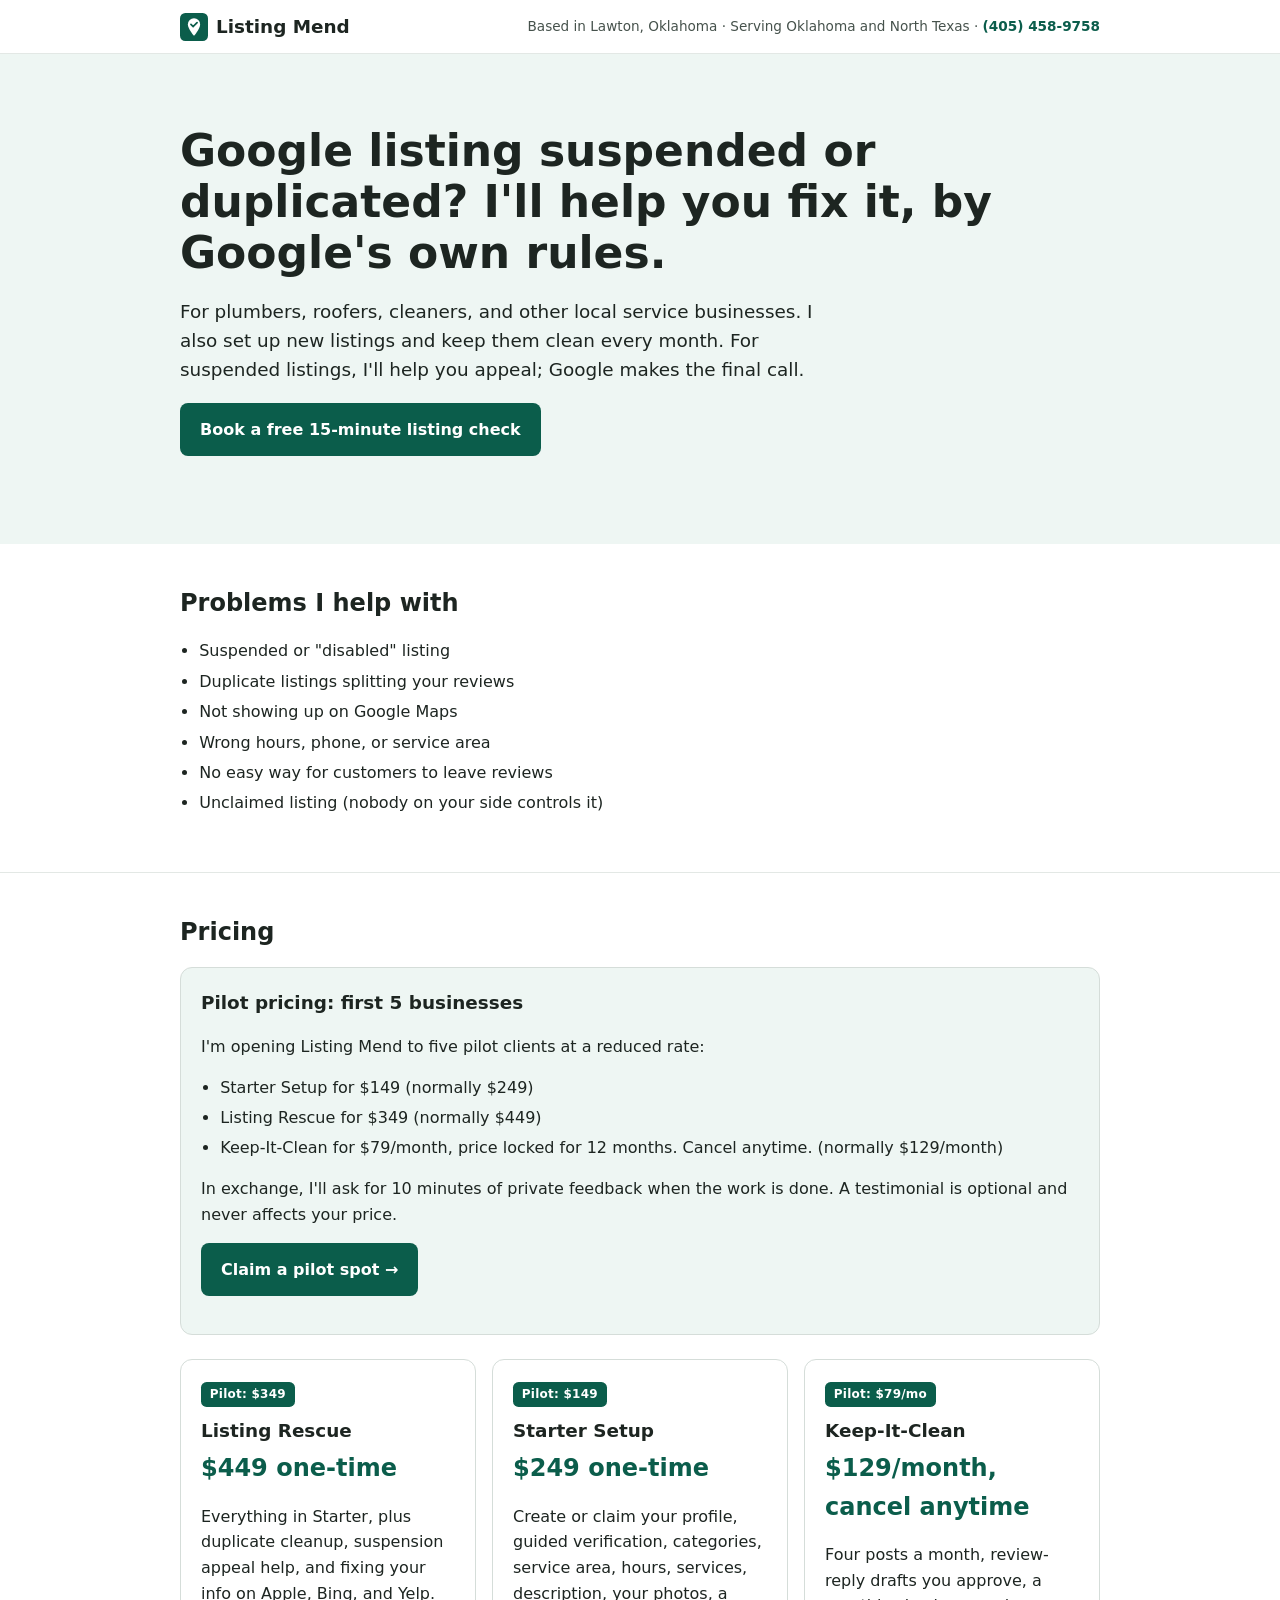
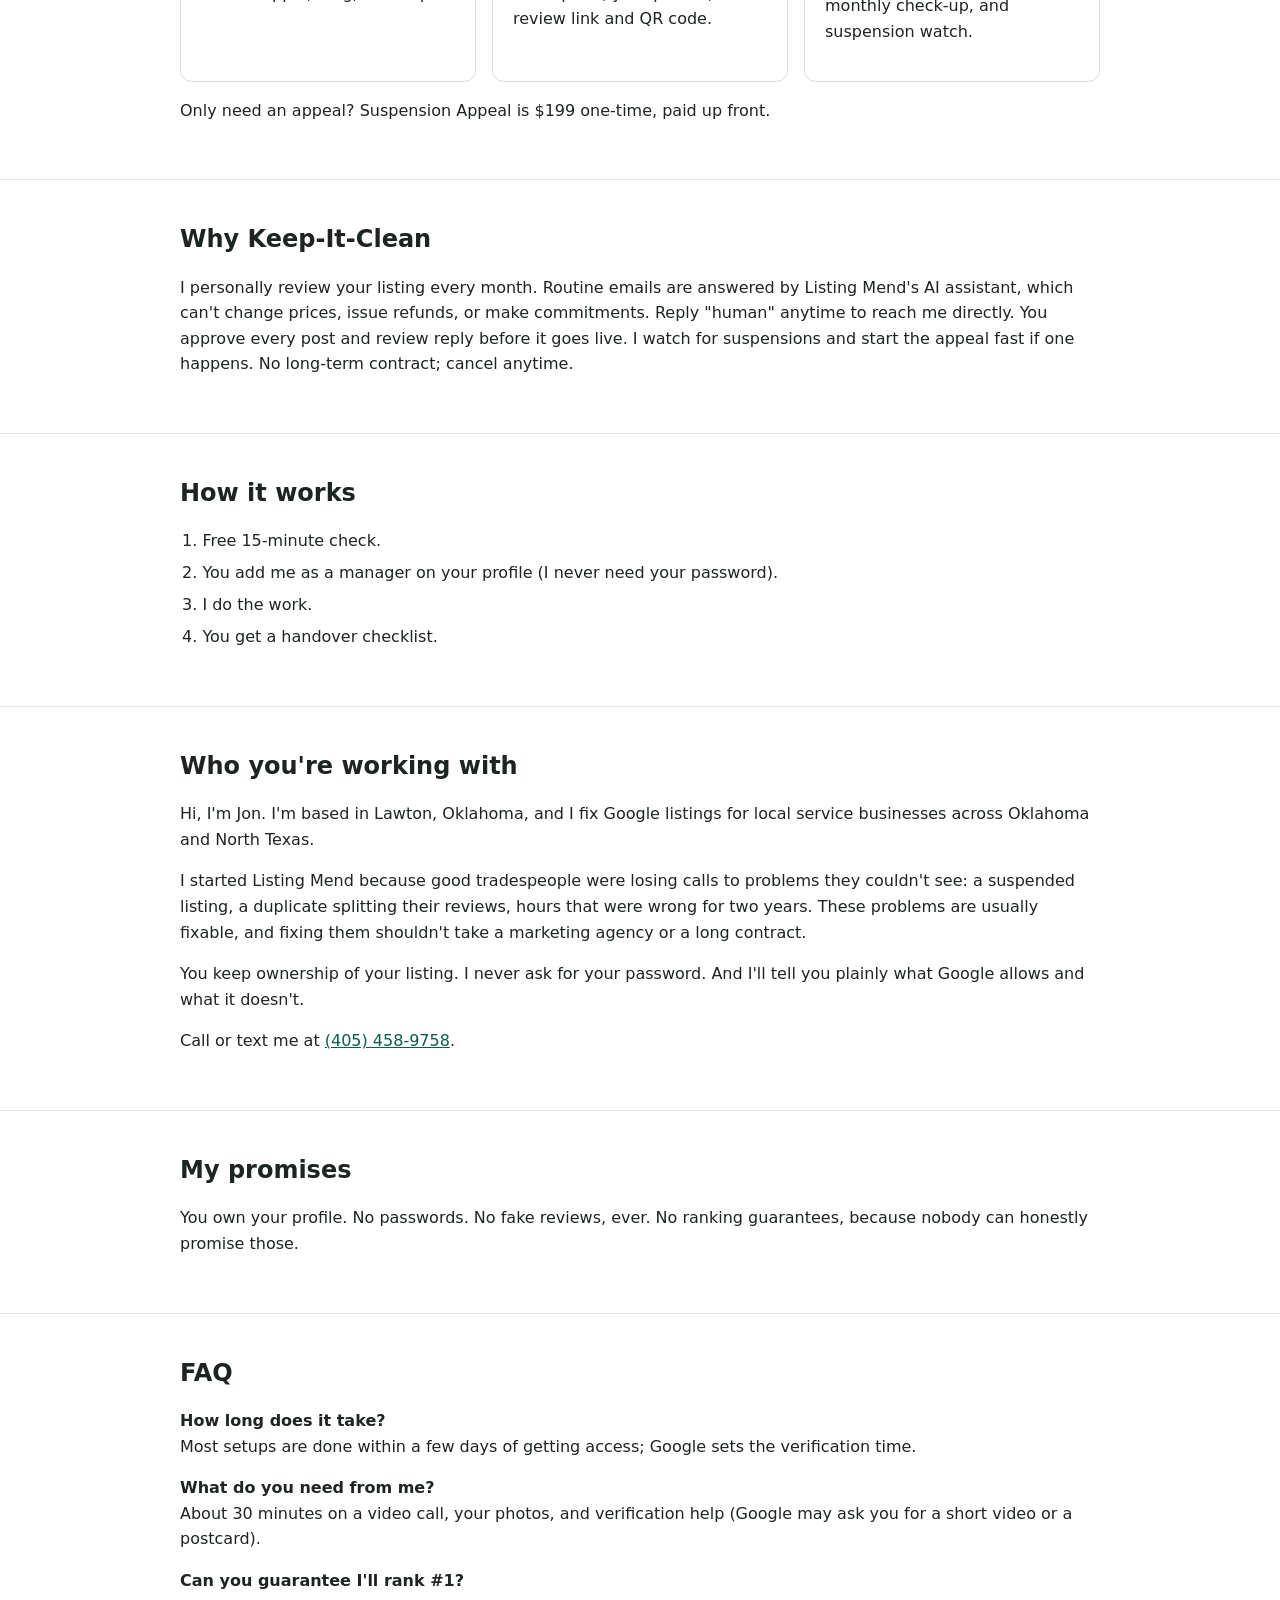
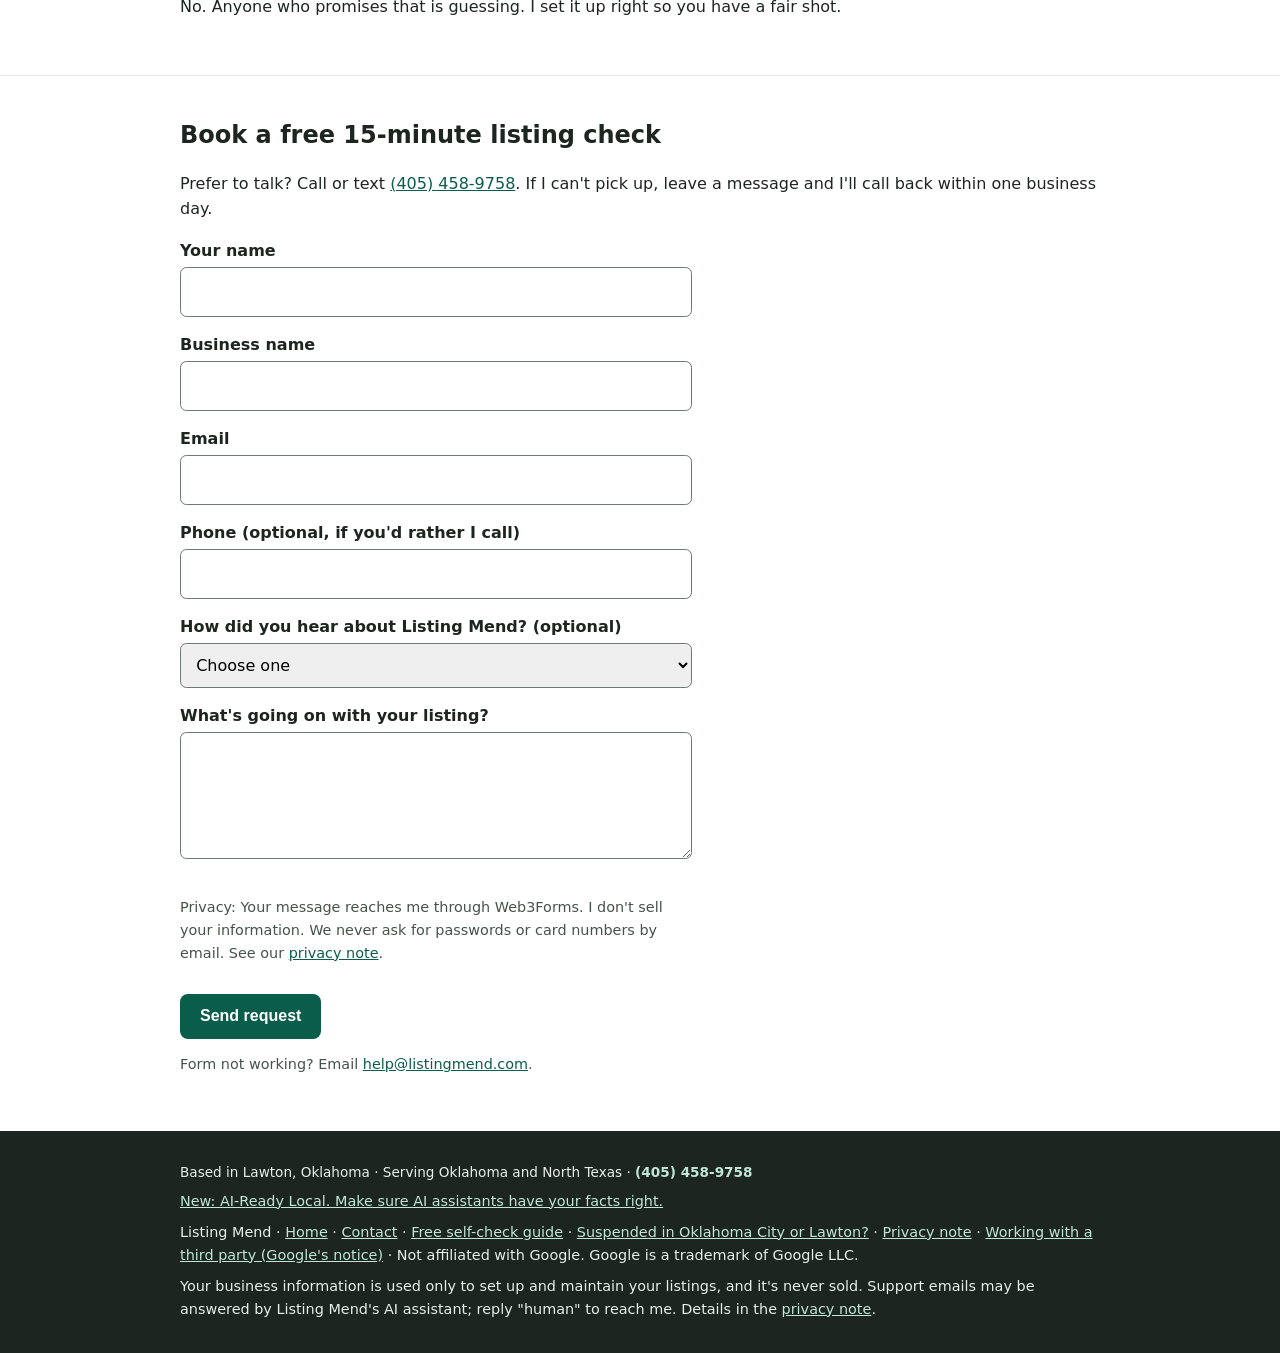
<file: index.html>
<!doctype html>
<html lang="en">
<head>
<meta charset="utf-8">
<meta name="viewport" content="width=device-width,initial-scale=1">
<title>Listing Mend | Fix suspended or duplicate Google listings</title>
<meta name="description" content="Google listing suspended or duplicated? I&#39;ll help you fix it, by Google&#39;s own rules.">
<link rel="canonical" href="https://listingmend.com/">
<meta property="og:type" content="website">
<meta property="og:url" content="https://listingmend.com/">
<meta property="og:title" content="Listing Mend">
<meta property="og:description" content="Google listing suspended or duplicated? I&#39;ll help you fix it, by Google&#39;s own rules.">
<meta property="og:image" content="https://listingmend.com/logo.png">
<meta name="twitter:card" content="summary">
<meta name="theme-color" content="#0b5d4b">
<link rel="icon" href="favicon.svg" type="image/svg+xml">
<link rel="apple-touch-icon" href="/apple-touch-icon.png">
<link rel="stylesheet" href="styles.css">
<script type="application/ld+json">
{
  "@context": "https://schema.org",
  "@type": "ProfessionalService",
  "@id": "https://listingmend.com/#business",
  "name": "Listing Mend",
  "url": "https://listingmend.com",
  "email": "help@listingmend.com",
  "telephone": "+1-405-458-9758",
  "description": "Google Business Profile setup, repair, suspension appeals and ongoing upkeep for local service businesses in Oklahoma and North Texas.",
  "address": {
    "@type": "PostalAddress",
    "addressLocality": "Lawton",
    "addressRegion": "OK",
    "addressCountry": "US"
  },
  "areaServed": [
    {
      "@type": "State",
      "name": "Oklahoma"
    },
    {
      "@type": "AdministrativeArea",
      "name": "North Texas"
    }
  ],
  "priceRange": "$129-$449",
  "paymentAccepted": "Credit card, debit card (Square)",
  "hasOfferCatalog": {
    "@type": "OfferCatalog",
    "name": "Google Business Profile services",
    "itemListElement": [
      {
        "@type": "Offer",
        "price": "249",
        "priceCurrency": "USD",
        "itemOffered": {
          "@type": "Service",
          "name": "Starter Setup",
          "description": "Create or claim a Google Business Profile, guided verification, categories, service area, hours, services, description, photos, and a review link with QR code."
        }
      },
      {
        "@type": "Offer",
        "price": "449",
        "priceCurrency": "USD",
        "itemOffered": {
          "@type": "Service",
          "name": "Listing Rescue",
          "description": "Everything in Starter Setup, plus duplicate cleanup, suspension appeal help, and fixing business info on Apple, Bing and Yelp."
        }
      },
      {
        "@type": "Offer",
        "price": "199",
        "priceCurrency": "USD",
        "itemOffered": {
          "@type": "Service",
          "name": "Suspension Appeal",
          "description": "Diagnose a suspended Google Business Profile and prepare the appeal and evidence Google asks for. Google makes the final decision."
        }
      },
      {
        "@type": "Offer",
        "price": "129",
        "priceCurrency": "USD",
        "priceSpecification": {
          "@type": "UnitPriceSpecification",
          "price": "129",
          "priceCurrency": "USD",
          "billingDuration": "P1M"
        },
        "itemOffered": {
          "@type": "Service",
          "name": "Keep-It-Clean",
          "description": "Monthly upkeep: four posts a month, review-reply drafts the owner approves, a monthly check-up, and suspension watch. Cancel anytime."
        }
      }
    ]
  },
  "contactPoint": {
    "@type": "ContactPoint",
    "contactType": "customer service",
    "email": "help@listingmend.com",
    "telephone": "+1-405-458-9758",
    "areaServed": "US",
    "availableLanguage": "English"
  },
  "hasMap": "https://maps.google.com/?cid=15102841345179544558",
  "sameAs": [
    "https://maps.google.com/?cid=15102841345179544558",
    "https://www.linkedin.com/company/listingmend/"
  ],
  "openingHoursSpecification": [
    {
      "@type": "OpeningHoursSpecification",
      "dayOfWeek": [
        "Monday",
        "Tuesday",
        "Wednesday",
        "Thursday",
        "Friday"
      ],
      "opens": "09:00",
      "closes": "20:30"
    },
    {
      "@type": "OpeningHoursSpecification",
      "dayOfWeek": "Saturday",
      "opens": "10:00",
      "closes": "17:00"
    }
  ],
  "logo": "https://listingmend.com/logo.png",
  "image": "https://listingmend.com/logo.png"
}
</script>
<script type="application/ld+json">
{
  "@context": "https://schema.org",
  "@type": "FAQPage",
  "mainEntity": [
    {
      "@type": "Question",
      "name": "How long does it take?",
      "acceptedAnswer": {
        "@type": "Answer",
        "text": "Most setups are done within a few days of getting access; Google sets the verification time."
      }
    },
    {
      "@type": "Question",
      "name": "What do you need from me?",
      "acceptedAnswer": {
        "@type": "Answer",
        "text": "About 30 minutes on a video call, your photos, and verification help (Google may ask you for a short video or a postcard)."
      }
    },
    {
      "@type": "Question",
      "name": "Can you guarantee I'll rank #1?",
      "acceptedAnswer": {
        "@type": "Answer",
        "text": "No. Anyone who promises that is guessing. I set it up right so you have a fair shot."
      }
    }
  ]
}
</script>
<meta name="google-site-verification" content="ca0k_TPJ1ibYeZwiSZr9LstGlOtKIjVpTm71uBnj5FQ" />
<meta name="msvalidate.01" content="D1AF784DE5B97BBFD9DE79C44D215B44" />
<script defer src="https://static.cloudflareinsights.com/beacon.min.js" data-cf-beacon='{"token": "c779d301dea14f768e326c82688884bc"}'></script>
</head>
<body>
<a class="skip" href="#main">Skip to content</a>
<header class="site"><div class="wrap"><a class="brand" href="/"><img src="favicon.svg" alt="" width="28" height="28">Listing Mend</a><p class="tagline">Based in Lawton, Oklahoma · Serving Oklahoma and North Texas · <a href="tel:+14054589758">(405) 458-9758</a></p></div></header>
<main id="main">
<div class="hero"><div class="wrap">
<h1>Google listing suspended or duplicated? I'll help you fix it, by Google's own rules.</h1>
<p class="lead">For plumbers, roofers, cleaners, and other local service businesses. I also set up new listings and keep them clean every month. For suspended listings, I'll help you appeal; Google makes the final call.</p>
<p><a class="btn" href="#contact">Book a free 15-minute listing check</a></p>
</div></div>

<section aria-labelledby="problems"><div class="wrap">
<h2 id="problems">Problems I help with</h2>
<ul class="checks">
<li>Suspended or "disabled" listing</li>
<li>Duplicate listings splitting your reviews</li>
<li>Not showing up on Google Maps</li>
<li>Wrong hours, phone, or service area</li>
<li>No easy way for customers to leave reviews</li>
<li>Unclaimed listing (nobody on your side controls it)</li>
</ul>
</div></section>

<section aria-labelledby="pricing"><div class="wrap">
<h2 id="pricing">Pricing</h2>
<div class="pilot-offer" id="pilot">
<h3>Pilot pricing: first 5 businesses</h3>
<p>I'm opening Listing Mend to five pilot clients at a reduced rate:</p>
<ul>
<li>Starter Setup for $149 (normally $249)</li>
<li>Listing Rescue for $349 (normally $449)</li>
<li>Keep-It-Clean for $79/month, price locked for 12 months. Cancel anytime. (normally $129/month)</li>
</ul>
<p>In exchange, I'll ask for 10 minutes of private feedback when the work is done. A testimonial is optional and never affects your price.</p>
<p><a class="btn" href="#contact">Claim a pilot spot →</a></p>
</div>
<div class="cards">
<article class="card"><p class="badge">Pilot: $349</p><h3>Listing Rescue</h3><p class="price">$449 one-time</p><p>Everything in Starter, plus duplicate cleanup, suspension appeal help, and fixing your info on Apple, Bing, and Yelp.</p></article>
<article class="card"><p class="badge">Pilot: $149</p><h3>Starter Setup</h3><p class="price">$249 one-time</p><p>Create or claim your profile, guided verification, categories, service area, hours, services, description, your photos, a review link and QR code.</p></article>
<article class="card"><p class="badge">Pilot: $79/mo</p><h3>Keep-It-Clean</h3><p class="price">$129/month, cancel anytime</p><p>Four posts a month, review-reply drafts you approve, a monthly check-up, and suspension watch.</p></article>
</div>
<p>Only need an appeal? Suspension Appeal is $199 one-time, paid up front.</p>
</div></section>

<section aria-labelledby="upkeep"><div class="wrap">
<h2 id="upkeep">Why Keep-It-Clean</h2>
<p>I personally review your listing every month. Routine emails are answered by Listing Mend's AI assistant, which can't change prices, issue refunds, or make commitments. Reply "human" anytime to reach me directly. You approve every post and review reply before it goes live. I watch for suspensions and start the appeal fast if one happens. No long-term contract; cancel anytime.</p>
</div></section>

<section aria-labelledby="how"><div class="wrap">
<h2 id="how">How it works</h2>
<ol class="steps">
<li>Free 15-minute check.</li>
<li>You add me as a manager on your profile (I never need your password).</li>
<li>I do the work.</li>
<li>You get a handover checklist.</li>
</ol>
</div></section>

<section aria-labelledby="about"><div class="wrap">
<h2 id="about">Who you're working with</h2>
<p>Hi, I'm Jon. I'm based in Lawton, Oklahoma, and I fix Google listings for local service businesses across Oklahoma and North Texas.</p>
<p>I started Listing Mend because good tradespeople were losing calls to problems they couldn't see: a suspended listing, a duplicate splitting their reviews, hours that were wrong for two years. These problems are usually fixable, and fixing them shouldn't take a marketing agency or a long contract.</p>
<p>You keep ownership of your listing. I never ask for your password. And I'll tell you plainly what Google allows and what it doesn't.</p>
<p>Call or text me at <a href="tel:+14054589758">(405) 458-9758</a>.</p>
</div></section>

<section aria-labelledby="promises"><div class="wrap">
<h2 id="promises">My promises</h2>
<p>You own your profile. No passwords. No fake reviews, ever. No ranking guarantees, because nobody can honestly promise those.</p>
</div></section>

<section aria-labelledby="faq"><div class="wrap">
<h2 id="faq">FAQ</h2>
<dl>
<dt>How long does it take?</dt><dd>Most setups are done within a few days of getting access; Google sets the verification time.</dd>
<dt>What do you need from me?</dt><dd>About 30 minutes on a video call, your photos, and verification help (Google may ask you for a short video or a postcard).</dd>
<dt>Can you guarantee I'll rank #1?</dt><dd>No. Anyone who promises that is guessing. I set it up right so you have a fair shot.</dd>
</dl>
</div></section>

<section id="contact" aria-labelledby="contact-h"><div class="wrap">
<h2 id="contact-h">Book a free 15-minute listing check</h2>
<p>Prefer to talk? Call or text <a href="tel:+14054589758">(405) 458-9758</a>. If I can't pick up, leave a message and I'll call back within one business day.</p>
<form action="https://api.web3forms.com/submit" method="POST">
<input type="hidden" name="access_key" value="01a47643-9319-42d0-9514-63233a31f68f">
<input type="hidden" name="subject" value="Listing check request from listingmend.com">
<input type="hidden" name="redirect" value="https://listingmend.com/thanks.html">
<input type="checkbox" name="botcheck" class="hp" tabindex="-1" autocomplete="off" aria-hidden="true">
<div><label for="name">Your name</label><input id="name" name="name" autocomplete="name" required></div>
<div><label for="business">Business name</label><input id="business" name="business" autocomplete="organization"></div>
<div><label for="email">Email</label><input id="email" name="email" type="email" autocomplete="email" required></div>
<div><label for="phone">Phone (optional, if you'd rather I call)</label><input id="phone" name="phone" type="tel" autocomplete="tel"></div>
<div><label for="source">How did you hear about Listing Mend? (optional)</label><select id="source" name="heard_about">
<option value="">Choose one</option>
<option>Google search</option>
<option>Google Maps</option>
<option>AI assistant (ChatGPT, Google AI, Copilot, etc.)</option>
<option>Email from Listing Mend</option>
<option>Referral or word of mouth</option>
<option>Other</option>
</select></div>
<div><label for="message">What's going on with your listing?</label><textarea id="message" name="message" rows="4" required></textarea></div>
<p class="small">Privacy: Your message reaches me through Web3Forms. I don't sell your information. We never ask for passwords or card numbers by email. See our <a href="privacy.html">privacy note</a>.</p>
<div><button class="btn" type="submit">Send request</button></div>
</form>
<p class="small">Form not working? Email <a href="mailto:help@listingmend.com">help@listingmend.com</a>.</p>
</div></section>
</main>
<footer><div class="wrap">
<p class="tagline">Based in Lawton, Oklahoma · Serving Oklahoma and North Texas · <a href="tel:+14054589758">(405) 458-9758</a></p>
<p><a href="/ai-ready.html">New: AI-Ready Local. Make sure AI assistants have your facts right.</a></p>
<p>Listing Mend · <a href="/">Home</a> · <a href="/#contact">Contact</a> · <a href="/self-check.html">Free self-check guide</a> · <a href="/suspended-google-listing-oklahoma.html">Suspended in Oklahoma City or Lawton?</a> · <a href="/privacy.html">Privacy note</a> · <a href="https://support.google.com/business/answer/7163406" target="_blank" rel="noopener">Working with a third party (Google's notice)</a> · Not affiliated with Google. Google is a trademark of Google LLC.</p>
<p id="privacy">Your business information is used only to set up and maintain your listings, and it's never sold. Support emails may be answered by Listing Mend's AI assistant; reply "human" to reach me. Details in the <a href="/privacy.html">privacy note</a>.</p>
</div></footer>
</body>
</html>
</file>
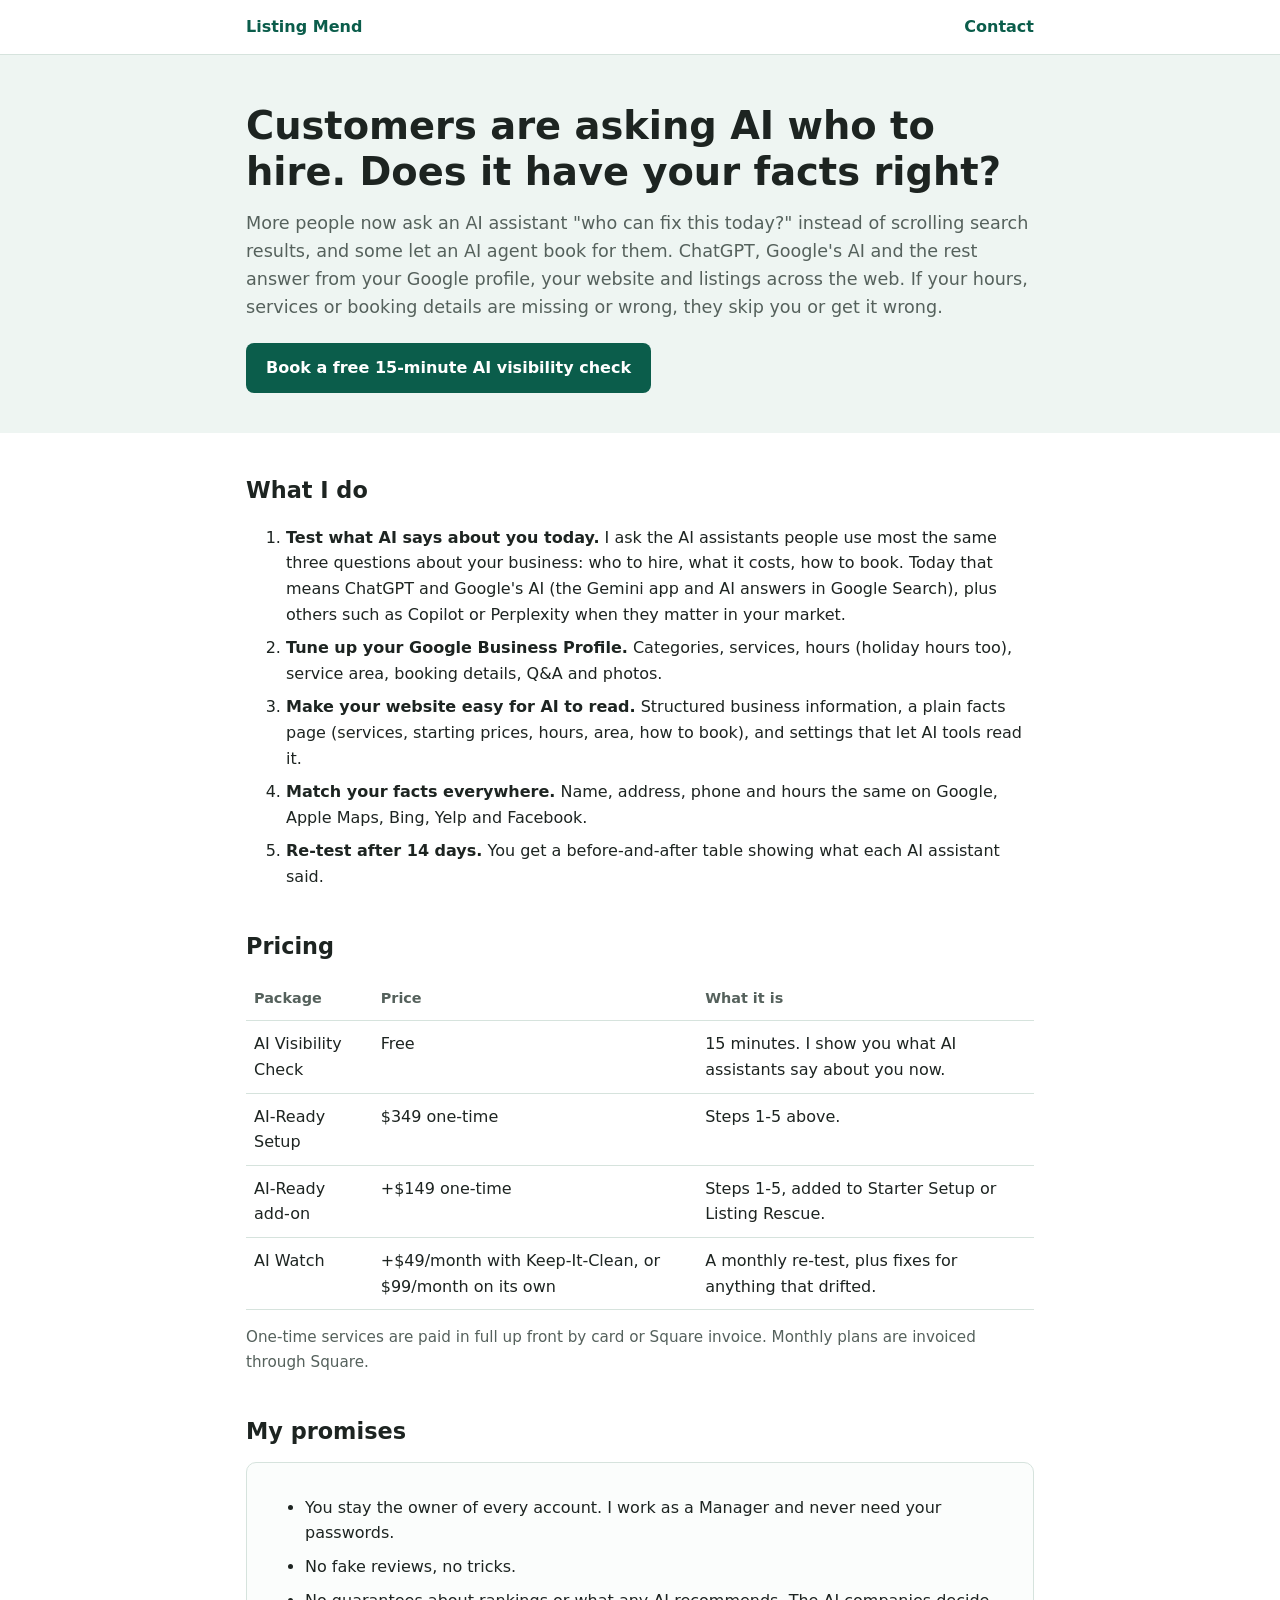
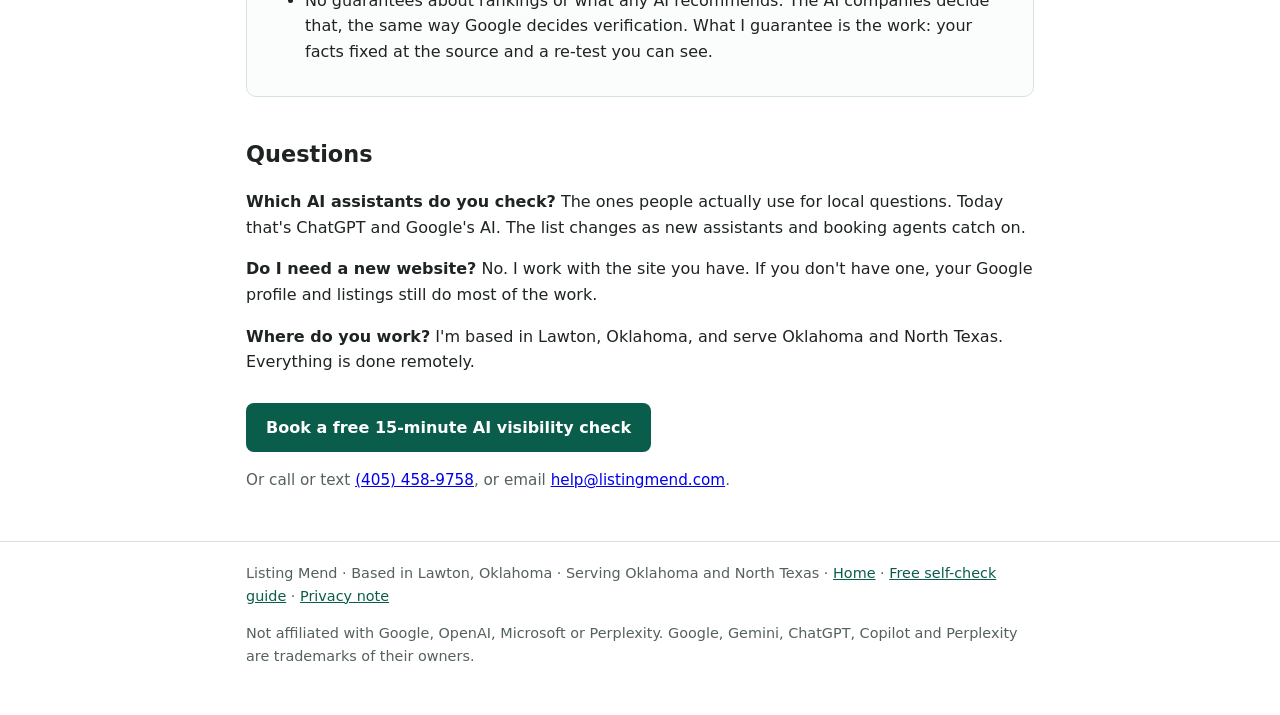
<file: ai-ready.html>
<!doctype html>
<html lang="en">
<head>
<meta charset="utf-8">
<meta name="viewport" content="width=device-width, initial-scale=1">
<title>AI-Ready Local | Listing Mend, Lawton OK</title>
<meta name="description" content="Make sure ChatGPT, Google's AI and other AI assistants have the right facts about your local business. Free 15-minute AI visibility check. Listing Mend, Lawton, Oklahoma.">
<meta name="theme-color" content="#0b5d4b">
<link rel="canonical" href="https://listingmend.com/ai-ready.html">
<link rel="icon" href="/favicon.svg" type="image/svg+xml">
<style>
  :root { --brand:#0b5d4b; --ink:#1d2421; --muted:#55615c; --bg:#ffffff; --soft:#eef5f2; --line:#d6e3dd; }
  * { box-sizing:border-box; }
  body { margin:0; font-family:system-ui,-apple-system,"Segoe UI",Roboto,Helvetica,Arial,sans-serif; color:var(--ink); background:var(--bg); line-height:1.6; }
  .wrap { max-width:820px; margin:0 auto; padding:0 16px; }
  header { border-bottom:1px solid var(--line); }
  header .wrap { display:flex; justify-content:space-between; align-items:center; padding-top:14px; padding-bottom:14px; }
  header a { color:var(--brand); text-decoration:none; font-weight:600; }
  .hero { background:var(--soft); padding:48px 0 40px; }
  h1 { font-size:clamp(1.7rem,4vw,2.4rem); line-height:1.2; margin:0 0 14px; }
  h2 { font-size:1.4rem; margin:40px 0 12px; }
  p.lead { font-size:1.1rem; color:var(--muted); margin:0 0 22px; }
  .btn { display:inline-block; background:var(--brand); color:#fff; padding:12px 20px; border-radius:8px; text-decoration:none; font-weight:600; }
  ol li, ul li { margin-bottom:8px; }
  table { width:100%; border-collapse:collapse; margin:8px 0 12px; }
  th, td { text-align:left; padding:10px 8px; border-bottom:1px solid var(--line); vertical-align:top; }
  th { color:var(--muted); font-weight:600; font-size:.9rem; }
  .note { color:var(--muted); font-size:.95rem; }
  .box { border:1px solid var(--line); border-radius:10px; padding:16px 18px; background:#fbfdfc; }
  footer { border-top:1px solid var(--line); margin-top:48px; padding:20px 0 32px; color:var(--muted); font-size:.9rem; }
  footer a { color:var(--brand); }
  @media (max-width:560px) { th:nth-child(3), td:nth-child(3) { display:none; } }
</style>
<script type="application/ld+json">
{
  "@context": "https://schema.org",
  "@type": "Service",
  "name": "AI-Ready Local",
  "serviceType": "Local business information setup for AI assistants",
  "description": "Checks what AI assistants say about a local business, fixes the facts at the source (Google Business Profile, website, and major listings), and re-tests after 14 days.",
  "url": "https://listingmend.com/ai-ready.html",
  "areaServed": [
    {"@type": "State", "name": "Oklahoma"},
    {"@type": "Place", "name": "North Texas"}
  ],
  "provider": {
    "@type": "ProfessionalService",
    "name": "Listing Mend",
    "url": "https://listingmend.com/",
    "telephone": "+1-405-458-9758",
    "email": "help@listingmend.com",
    "address": {"@type": "PostalAddress", "addressLocality": "Lawton", "addressRegion": "OK", "addressCountry": "US"}
  },
  "offers": [
    {"@type": "Offer", "name": "AI Visibility Check", "price": "0", "priceCurrency": "USD", "description": "Free 15-minute check"},
    {"@type": "Offer", "name": "AI-Ready Setup", "price": "349", "priceCurrency": "USD", "description": "One-time, standalone"},
    {"@type": "Offer", "name": "AI-Ready add-on", "price": "149", "priceCurrency": "USD", "description": "One-time, added to Starter Setup or Listing Rescue"},
    {"@type": "Offer", "name": "AI Watch add-on", "price": "49", "priceCurrency": "USD", "description": "Per month, added to Keep-It-Clean"},
    {"@type": "Offer", "name": "AI Watch", "price": "99", "priceCurrency": "USD", "description": "Per month, standalone"}
  ]
}
</script>
<script type="application/ld+json">
{
  "@context": "https://schema.org",
  "@type": "FAQPage",
  "mainEntity": [
    {
      "@type": "Question",
      "name": "Which AI assistants do you check?",
      "acceptedAnswer": {
        "@type": "Answer",
        "text": "The ones people actually use for local questions. Today that's ChatGPT and Google's AI. The list changes as new assistants and booking agents catch on."
      }
    },
    {
      "@type": "Question",
      "name": "Do I need a new website?",
      "acceptedAnswer": {
        "@type": "Answer",
        "text": "No. I work with the site you have. If you don't have one, your Google profile and listings still do most of the work."
      }
    },
    {
      "@type": "Question",
      "name": "Where do you work?",
      "acceptedAnswer": {
        "@type": "Answer",
        "text": "I'm based in Lawton, Oklahoma, and serve Oklahoma and North Texas. Everything is done remotely."
      }
    }
  ]
}
</script>
<script defer src="https://static.cloudflareinsights.com/beacon.min.js" data-cf-beacon='{"token": "c779d301dea14f768e326c82688884bc"}'></script>
</head>
<body>
<header>
  <div class="wrap">
    <a href="/">Listing Mend</a>
    <a href="/#contact">Contact</a>
  </div>
</header>

<section class="hero">
  <div class="wrap">
    <h1>Customers are asking AI who to hire. Does it have your facts right?</h1>
    <p class="lead">More people now ask an AI assistant "who can fix this today?" instead of scrolling search results, and some let an AI agent book for them. ChatGPT, Google's AI and the rest answer from your Google profile, your website and listings across the web. If your hours, services or booking details are missing or wrong, they skip you or get it wrong.</p>
    <a class="btn" href="/#contact">Book a free 15-minute AI visibility check</a>
  </div>
</section>

<main class="wrap">
  <h2>What I do</h2>
  <ol>
    <li><strong>Test what AI says about you today.</strong> I ask the AI assistants people use most the same three questions about your business: who to hire, what it costs, how to book. Today that means ChatGPT and Google's AI (the Gemini app and AI answers in Google Search), plus others such as Copilot or Perplexity when they matter in your market.</li>
    <li><strong>Tune up your Google Business Profile.</strong> Categories, services, hours (holiday hours too), service area, booking details, Q&amp;A and photos.</li>
    <li><strong>Make your website easy for AI to read.</strong> Structured business information, a plain facts page (services, starting prices, hours, area, how to book), and settings that let AI tools read it.</li>
    <li><strong>Match your facts everywhere.</strong> Name, address, phone and hours the same on Google, Apple Maps, Bing, Yelp and Facebook.</li>
    <li><strong>Re-test after 14 days.</strong> You get a before-and-after table showing what each AI assistant said.</li>
  </ol>

  <h2>Pricing</h2>
  <table>
    <thead><tr><th>Package</th><th>Price</th><th>What it is</th></tr></thead>
    <tbody>
      <tr><td>AI Visibility Check</td><td>Free</td><td>15 minutes. I show you what AI assistants say about you now.</td></tr>
      <tr><td>AI-Ready Setup</td><td>$349 one-time</td><td>Steps 1-5 above.</td></tr>
      <tr><td>AI-Ready add-on</td><td>+$149 one-time</td><td>Steps 1-5, added to Starter Setup or Listing Rescue.</td></tr>
      <tr><td>AI Watch</td><td>+$49/month with Keep-It-Clean, or $99/month on its own</td><td>A monthly re-test, plus fixes for anything that drifted.</td></tr>
    </tbody>
  </table>
  <p class="note">One-time services are paid in full up front by card or Square invoice. Monthly plans are invoiced through Square.</p>

  <h2>My promises</h2>
  <div class="box">
    <ul>
      <li>You stay the owner of every account. I work as a Manager and never need your passwords.</li>
      <li>No fake reviews, no tricks.</li>
      <li>No guarantees about rankings or what any AI recommends. The AI companies decide that, the same way Google decides verification. What I guarantee is the work: your facts fixed at the source and a re-test you can see.</li>
    </ul>
  </div>

  <h2>Questions</h2>
  <p><strong>Which AI assistants do you check?</strong> The ones people actually use for local questions. Today that's ChatGPT and Google's AI. The list changes as new assistants and booking agents catch on.</p>
  <p><strong>Do I need a new website?</strong> No. I work with the site you have. If you don't have one, your Google profile and listings still do most of the work.</p>
  <p><strong>Where do you work?</strong> I'm based in Lawton, Oklahoma, and serve Oklahoma and North Texas. Everything is done remotely.</p>

  <p style="margin-top:28px"><a class="btn" href="/#contact">Book a free 15-minute AI visibility check</a></p>
  <p class="note">Or call or text <a href="tel:+14054589758">(405) 458-9758</a>, or email <a href="mailto:help@listingmend.com">help@listingmend.com</a>.</p>
</main>

<footer>
  <div class="wrap">
    Listing Mend · Based in Lawton, Oklahoma · Serving Oklahoma and North Texas ·
    <a href="/">Home</a> · <a href="/self-check.html">Free self-check guide</a> · <a href="/privacy.html">Privacy note</a>
    <p>Not affiliated with Google, OpenAI, Microsoft or Perplexity. Google, Gemini, ChatGPT, Copilot and Perplexity are trademarks of their owners.</p>
  </div>
</footer>
</body>
</html>
</file>
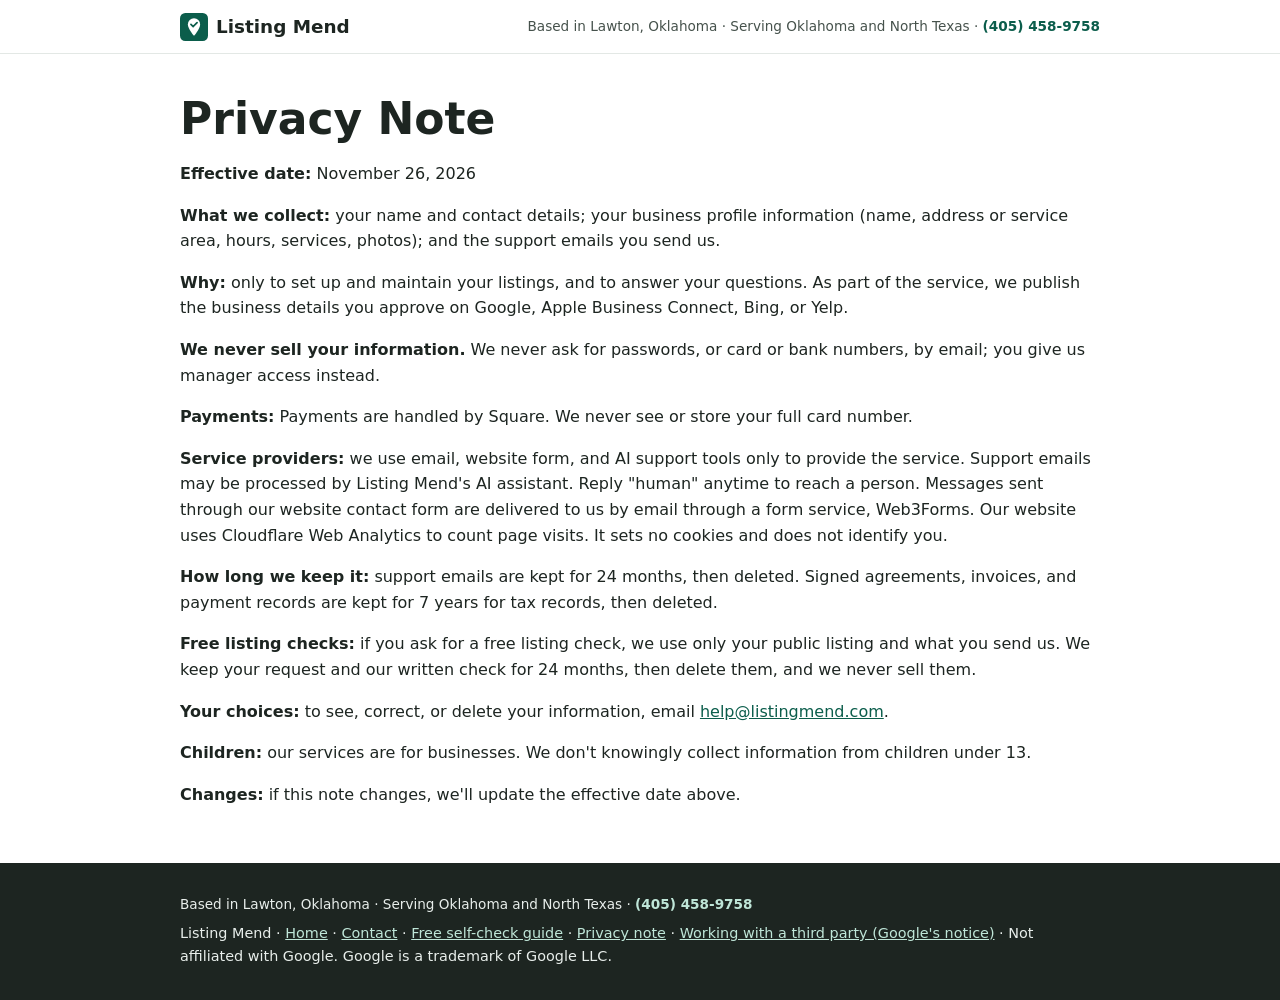
<file: privacy.html>
<!doctype html>
<html lang="en">
<head>
<meta charset="utf-8">
<meta name="viewport" content="width=device-width,initial-scale=1">
<title>Privacy Note | Listing Mend</title>
<meta name="description" content="How Listing Mend collects, uses, and keeps your information.">
<link rel="canonical" href="https://listingmend.com/privacy.html">
<meta name="theme-color" content="#0b5d4b">
<link rel="icon" href="favicon.svg" type="image/svg+xml">
<link rel="apple-touch-icon" href="/apple-touch-icon.png">
<link rel="stylesheet" href="styles.css">
<script type="application/ld+json">
{
  "@context": "https://schema.org",
  "@type": "ProfessionalService",
  "@id": "https://listingmend.com/#business",
  "name": "Listing Mend",
  "url": "https://listingmend.com",
  "email": "help@listingmend.com",
  "telephone": "+1-405-458-9758",
  "description": "Google Business Profile setup, repair, suspension appeals and ongoing upkeep for local service businesses in Oklahoma and North Texas.",
  "address": {
    "@type": "PostalAddress",
    "addressLocality": "Lawton",
    "addressRegion": "OK",
    "addressCountry": "US"
  },
  "areaServed": [
    {
      "@type": "State",
      "name": "Oklahoma"
    },
    {
      "@type": "AdministrativeArea",
      "name": "North Texas"
    }
  ],
  "priceRange": "$129-$449",
  "paymentAccepted": "Credit card, debit card (Square)",
  "hasOfferCatalog": {
    "@type": "OfferCatalog",
    "name": "Google Business Profile services",
    "itemListElement": [
      {
        "@type": "Offer",
        "price": "249",
        "priceCurrency": "USD",
        "itemOffered": {
          "@type": "Service",
          "name": "Starter Setup",
          "description": "Create or claim a Google Business Profile, guided verification, categories, service area, hours, services, description, photos, and a review link with QR code."
        }
      },
      {
        "@type": "Offer",
        "price": "449",
        "priceCurrency": "USD",
        "itemOffered": {
          "@type": "Service",
          "name": "Listing Rescue",
          "description": "Everything in Starter Setup, plus duplicate cleanup, suspension appeal help, and fixing business info on Apple, Bing and Yelp."
        }
      },
      {
        "@type": "Offer",
        "price": "199",
        "priceCurrency": "USD",
        "itemOffered": {
          "@type": "Service",
          "name": "Suspension Appeal",
          "description": "Diagnose a suspended Google Business Profile and prepare the appeal and evidence Google asks for. Google makes the final decision."
        }
      },
      {
        "@type": "Offer",
        "price": "129",
        "priceCurrency": "USD",
        "priceSpecification": {
          "@type": "UnitPriceSpecification",
          "price": "129",
          "priceCurrency": "USD",
          "billingDuration": "P1M"
        },
        "itemOffered": {
          "@type": "Service",
          "name": "Keep-It-Clean",
          "description": "Monthly upkeep: four posts a month, review-reply drafts the owner approves, a monthly check-up, and suspension watch. Cancel anytime."
        }
      }
    ]
  },
  "contactPoint": {
    "@type": "ContactPoint",
    "contactType": "customer service",
    "email": "help@listingmend.com",
    "telephone": "+1-405-458-9758",
    "areaServed": "US",
    "availableLanguage": "English"
  },
  "hasMap": "https://maps.google.com/?cid=15102841345179544558",
  "sameAs": [
    "https://maps.google.com/?cid=15102841345179544558"
  ],
  "openingHoursSpecification": [
    {
      "@type": "OpeningHoursSpecification",
      "dayOfWeek": [
        "Monday",
        "Tuesday",
        "Wednesday",
        "Thursday",
        "Friday"
      ],
      "opens": "09:00",
      "closes": "20:30"
    },
    {
      "@type": "OpeningHoursSpecification",
      "dayOfWeek": "Saturday",
      "opens": "10:00",
      "closes": "17:00"
    }
  ],
  "logo": "https://listingmend.com/logo.png",
  "image": "https://listingmend.com/logo.png"
}
</script>
<script defer src="https://static.cloudflareinsights.com/beacon.min.js" data-cf-beacon='{"token": "c779d301dea14f768e326c82688884bc"}'></script>
</head>
<body>
<a class="skip" href="#main">Skip to content</a>
<header class="site"><div class="wrap"><a class="brand" href="/"><img src="favicon.svg" alt="" width="28" height="28">Listing Mend</a><p class="tagline">Based in Lawton, Oklahoma · Serving Oklahoma and North Texas · <a href="tel:+14054589758">(405) 458-9758</a></p></div></header>
<main id="main">
<section aria-labelledby="privacy-h"><div class="wrap">
<h1 id="privacy-h">Privacy Note</h1>
<p><strong>Effective date:</strong> November 26, 2026</p>
<p><strong>What we collect:</strong> your name and contact details; your business profile information (name, address or service area, hours, services, photos); and the support emails you send us.</p>
<p><strong>Why:</strong> only to set up and maintain your listings, and to answer your questions. As part of the service, we publish the business details you approve on Google, Apple Business Connect, Bing, or Yelp.</p>
<p><strong>We never sell your information.</strong> We never ask for passwords, or card or bank numbers, by email; you give us manager access instead.</p>
<p><strong>Payments:</strong> Payments are handled by Square. We never see or store your full card number.</p>
<p><strong>Service providers:</strong> we use email, website form, and AI support tools only to provide the service. Support emails may be processed by Listing Mend's AI assistant. Reply "human" anytime to reach a person. Messages sent through our website contact form are delivered to us by email through a form service, Web3Forms. Our website uses Cloudflare Web Analytics to count page visits. It sets no cookies and does not identify you.</p>
<p><strong>How long we keep it:</strong> support emails are kept for 24 months, then deleted. Signed agreements, invoices, and payment records are kept for 7 years for tax records, then deleted.</p>
<p><strong>Free listing checks:</strong> if you ask for a free listing check, we use only your public listing and what you send us. We keep your request and our written check for 24 months, then delete them, and we never sell them.</p>
<p><strong>Your choices:</strong> to see, correct, or delete your information, email <a href="mailto:help@listingmend.com">help@listingmend.com</a>.</p>
<p><strong>Children:</strong> our services are for businesses. We don't knowingly collect information from children under 13.</p>
<p><strong>Changes:</strong> if this note changes, we'll update the effective date above.</p>
</div></section>
</main>
<footer><div class="wrap">
<p class="tagline">Based in Lawton, Oklahoma · Serving Oklahoma and North Texas · <a href="tel:+14054589758">(405) 458-9758</a></p>
<p>Listing Mend · <a href="/">Home</a> · <a href="/#contact">Contact</a> · <a href="/self-check.html">Free self-check guide</a> · <a href="/privacy.html">Privacy note</a> · <a href="https://support.google.com/business/answer/7163406" target="_blank" rel="noopener">Working with a third party (Google's notice)</a> · Not affiliated with Google. Google is a trademark of Google LLC.</p>
</div></footer>
</body>
</html>
</file>
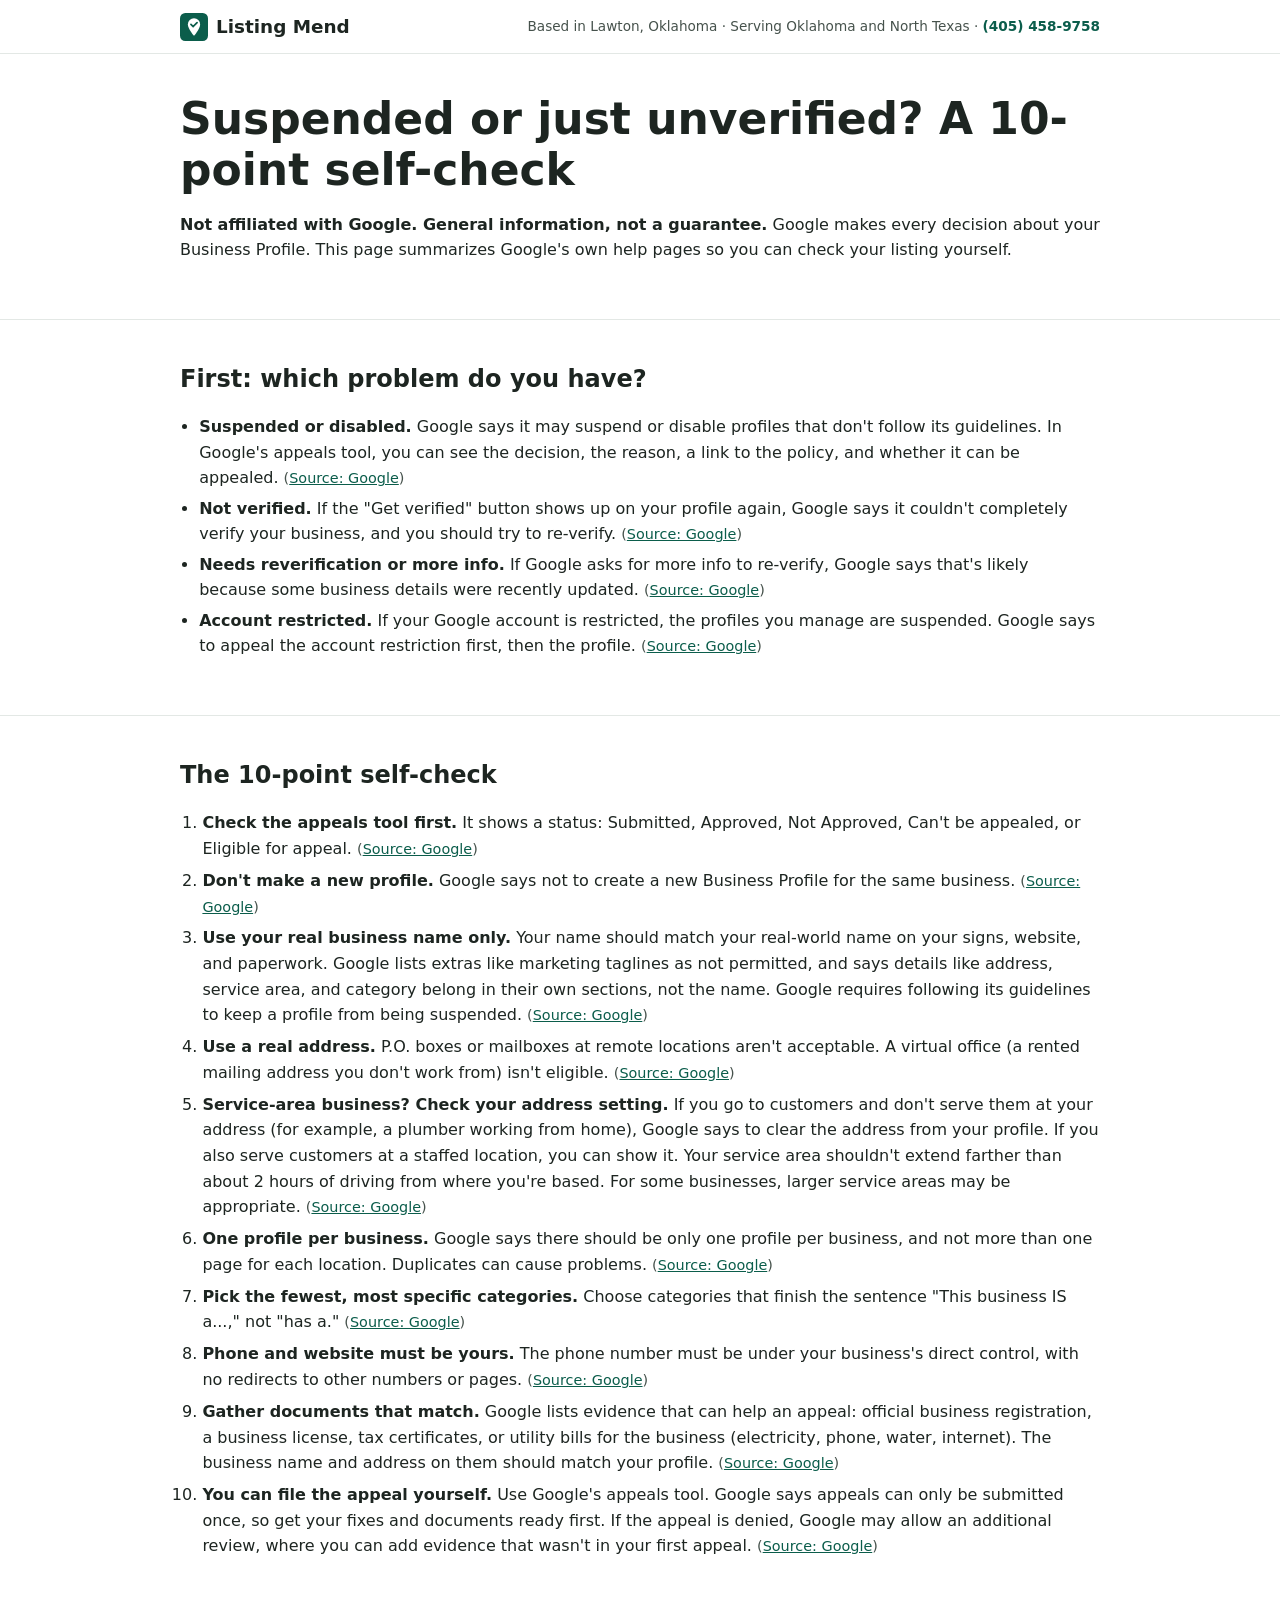
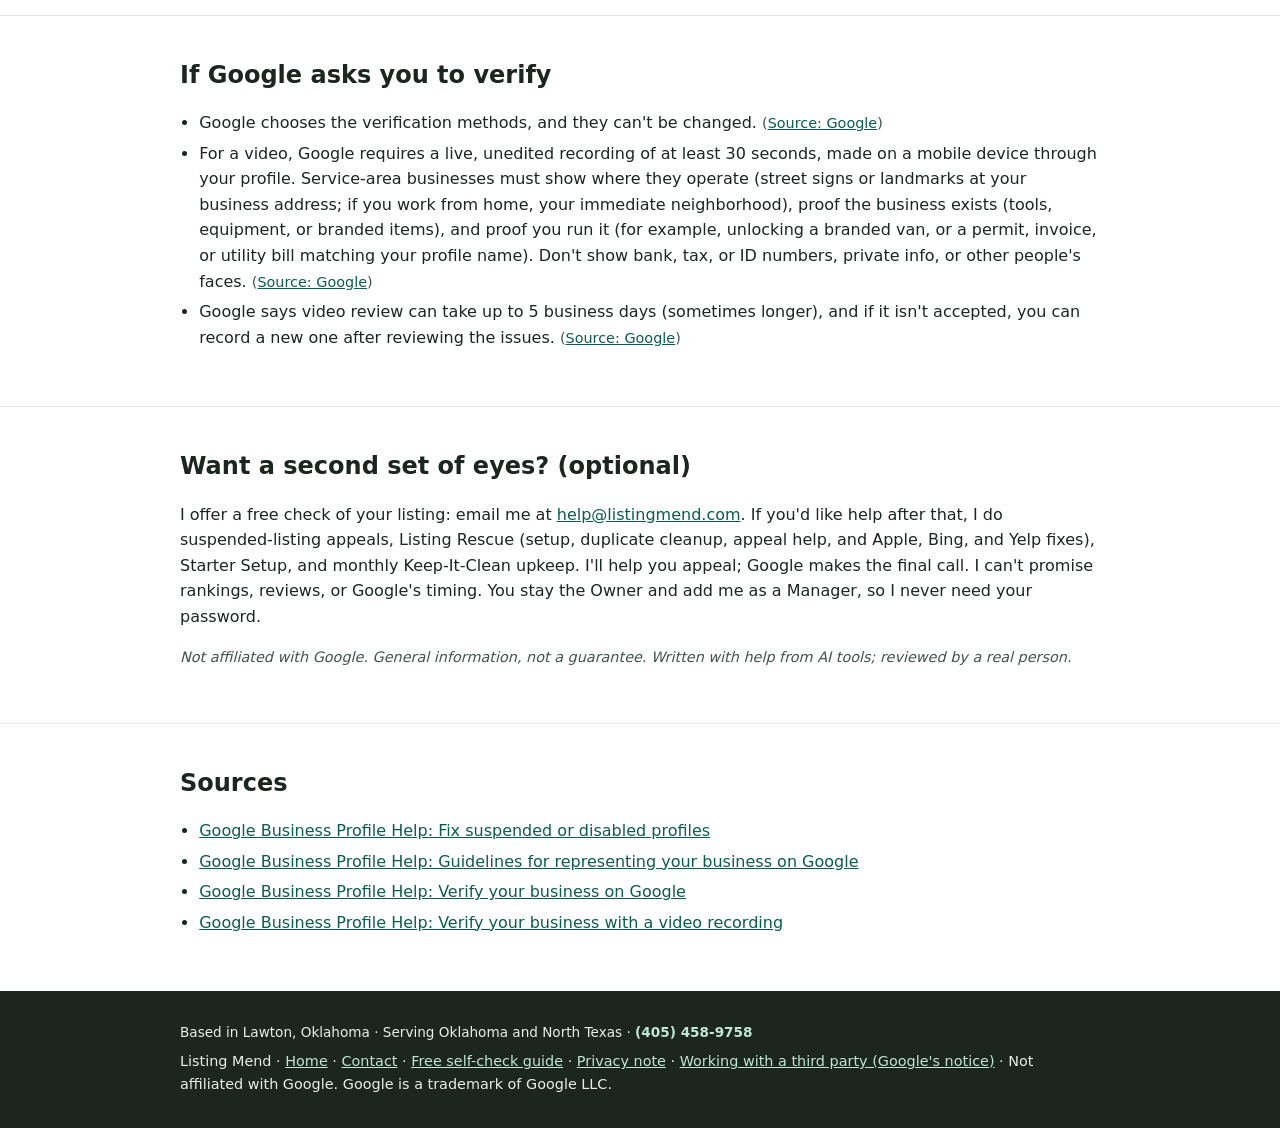
<file: self-check.html>
<!doctype html>
<html lang="en">
<head>
<meta charset="utf-8">
<meta name="viewport" content="width=device-width,initial-scale=1">
<title>Suspended or just unverified? A 10-point self-check | Listing Mend</title>
<meta name="description" content="A free 10-point self-check for a suspended or unverified Google Business Profile, based on Google's own help pages.">
<link rel="canonical" href="https://listingmend.com/self-check.html">
<meta name="theme-color" content="#0b5d4b">
<link rel="icon" href="favicon.svg" type="image/svg+xml">
<link rel="apple-touch-icon" href="/apple-touch-icon.png">
<link rel="stylesheet" href="styles.css">
<script type="application/ld+json">
{
  "@context": "https://schema.org",
  "@type": "ProfessionalService",
  "@id": "https://listingmend.com/#business",
  "name": "Listing Mend",
  "url": "https://listingmend.com",
  "email": "help@listingmend.com",
  "telephone": "+1-405-458-9758",
  "description": "Google Business Profile setup, repair, suspension appeals and ongoing upkeep for local service businesses in Oklahoma and North Texas.",
  "address": {
    "@type": "PostalAddress",
    "addressLocality": "Lawton",
    "addressRegion": "OK",
    "addressCountry": "US"
  },
  "areaServed": [
    {
      "@type": "State",
      "name": "Oklahoma"
    },
    {
      "@type": "AdministrativeArea",
      "name": "North Texas"
    }
  ],
  "priceRange": "$129-$449",
  "paymentAccepted": "Credit card, debit card (Square)",
  "hasOfferCatalog": {
    "@type": "OfferCatalog",
    "name": "Google Business Profile services",
    "itemListElement": [
      {
        "@type": "Offer",
        "price": "249",
        "priceCurrency": "USD",
        "itemOffered": {
          "@type": "Service",
          "name": "Starter Setup",
          "description": "Create or claim a Google Business Profile, guided verification, categories, service area, hours, services, description, photos, and a review link with QR code."
        }
      },
      {
        "@type": "Offer",
        "price": "449",
        "priceCurrency": "USD",
        "itemOffered": {
          "@type": "Service",
          "name": "Listing Rescue",
          "description": "Everything in Starter Setup, plus duplicate cleanup, suspension appeal help, and fixing business info on Apple, Bing and Yelp."
        }
      },
      {
        "@type": "Offer",
        "price": "199",
        "priceCurrency": "USD",
        "itemOffered": {
          "@type": "Service",
          "name": "Suspension Appeal",
          "description": "Diagnose a suspended Google Business Profile and prepare the appeal and evidence Google asks for. Google makes the final decision."
        }
      },
      {
        "@type": "Offer",
        "price": "129",
        "priceCurrency": "USD",
        "priceSpecification": {
          "@type": "UnitPriceSpecification",
          "price": "129",
          "priceCurrency": "USD",
          "billingDuration": "P1M"
        },
        "itemOffered": {
          "@type": "Service",
          "name": "Keep-It-Clean",
          "description": "Monthly upkeep: four posts a month, review-reply drafts the owner approves, a monthly check-up, and suspension watch. Cancel anytime."
        }
      }
    ]
  },
  "contactPoint": {
    "@type": "ContactPoint",
    "contactType": "customer service",
    "email": "help@listingmend.com",
    "telephone": "+1-405-458-9758",
    "areaServed": "US",
    "availableLanguage": "English"
  },
  "hasMap": "https://maps.google.com/?cid=15102841345179544558",
  "sameAs": [
    "https://maps.google.com/?cid=15102841345179544558"
  ],
  "openingHoursSpecification": [
    {
      "@type": "OpeningHoursSpecification",
      "dayOfWeek": [
        "Monday",
        "Tuesday",
        "Wednesday",
        "Thursday",
        "Friday"
      ],
      "opens": "09:00",
      "closes": "20:30"
    },
    {
      "@type": "OpeningHoursSpecification",
      "dayOfWeek": "Saturday",
      "opens": "10:00",
      "closes": "17:00"
    }
  ],
  "logo": "https://listingmend.com/logo.png",
  "image": "https://listingmend.com/logo.png"
}
</script>
<script defer src="https://static.cloudflareinsights.com/beacon.min.js" data-cf-beacon='{"token": "c779d301dea14f768e326c82688884bc"}'></script>
</head>
<body>
<a class="skip" href="#main">Skip to content</a>
<header class="site"><div class="wrap"><a class="brand" href="/"><img src="favicon.svg" alt="" width="28" height="28">Listing Mend</a><p class="tagline">Based in Lawton, Oklahoma · Serving Oklahoma and North Texas · <a href="tel:+14054589758">(405) 458-9758</a></p></div></header>
<main id="main">
<section aria-labelledby="selfcheck-h"><div class="wrap">
<h1 id="selfcheck-h">Suspended or just unverified? A 10-point self-check</h1>
<p><strong>Not affiliated with Google. General information, not a guarantee.</strong> Google makes every decision about your Business Profile. This page summarizes Google's own help pages so you can check your listing yourself.</p>
</div></section>
<section><div class="wrap">
<h2>First: which problem do you have?</h2>
<ul class="checks">
<li><strong>Suspended or disabled.</strong> Google says it may suspend or disable profiles that don't follow its guidelines. In Google's appeals tool, you can see the decision, the reason, a link to the policy, and whether it can be appealed. <span class="small">(<a href="https://support.google.com/business/answer/4569145">Source: Google</a>)</span></li>
<li><strong>Not verified.</strong> If the "Get verified" button shows up on your profile again, Google says it couldn't completely verify your business, and you should try to re-verify. <span class="small">(<a href="https://support.google.com/business/answer/7107242">Source: Google</a>)</span></li>
<li><strong>Needs reverification or more info.</strong> If Google asks for more info to re-verify, Google says that's likely because some business details were recently updated. <span class="small">(<a href="https://support.google.com/business/answer/7107242">Source: Google</a>)</span></li>
<li><strong>Account restricted.</strong> If your Google account is restricted, the profiles you manage are suspended. Google says to appeal the account restriction first, then the profile. <span class="small">(<a href="https://support.google.com/business/answer/4569145">Source: Google</a>)</span></li>
</ul>
</div></section>
<section><div class="wrap">
<h2>The 10-point self-check</h2>
<ol class="steps">
<li><strong>Check the appeals tool first.</strong> It shows a status: Submitted, Approved, Not Approved, Can't be appealed, or Eligible for appeal. <span class="small">(<a href="https://support.google.com/business/answer/4569145">Source: Google</a>)</span></li>
<li><strong>Don't make a new profile.</strong> Google says not to create a new Business Profile for the same business. <span class="small">(<a href="https://support.google.com/business/answer/4569145">Source: Google</a>)</span></li>
<li><strong>Use your real business name only.</strong> Your name should match your real-world name on your signs, website, and paperwork. Google lists extras like marketing taglines as not permitted, and says details like address, service area, and category belong in their own sections, not the name. Google requires following its guidelines to keep a profile from being suspended. <span class="small">(<a href="https://support.google.com/business/answer/3038177">Source: Google</a>)</span></li>
<li><strong>Use a real address.</strong> P.O. boxes or mailboxes at remote locations aren't acceptable. A virtual office (a rented mailing address you don't work from) isn't eligible. <span class="small">(<a href="https://support.google.com/business/answer/3038177">Source: Google</a>)</span></li>
<li><strong>Service-area business? Check your address setting.</strong> If you go to customers and don't serve them at your address (for example, a plumber working from home), Google says to clear the address from your profile. If you also serve customers at a staffed location, you can show it. Your service area shouldn't extend farther than about 2 hours of driving from where you're based. For some businesses, larger service areas may be appropriate. <span class="small">(<a href="https://support.google.com/business/answer/3038177">Source: Google</a>)</span></li>
<li><strong>One profile per business.</strong> Google says there should be only one profile per business, and not more than one page for each location. Duplicates can cause problems. <span class="small">(<a href="https://support.google.com/business/answer/3038177">Source: Google</a>)</span></li>
<li><strong>Pick the fewest, most specific categories.</strong> Choose categories that finish the sentence "This business IS a...," not "has a." <span class="small">(<a href="https://support.google.com/business/answer/3038177">Source: Google</a>)</span></li>
<li><strong>Phone and website must be yours.</strong> The phone number must be under your business's direct control, with no redirects to other numbers or pages. <span class="small">(<a href="https://support.google.com/business/answer/3038177">Source: Google</a>)</span></li>
<li><strong>Gather documents that match.</strong> Google lists evidence that can help an appeal: official business registration, a business license, tax certificates, or utility bills for the business (electricity, phone, water, internet). The business name and address on them should match your profile. <span class="small">(<a href="https://support.google.com/business/answer/4569145">Source: Google</a>)</span></li>
<li><strong>You can file the appeal yourself.</strong> Use Google's appeals tool. Google says appeals can only be submitted once, so get your fixes and documents ready first. If the appeal is denied, Google may allow an additional review, where you can add evidence that wasn't in your first appeal. <span class="small">(<a href="https://support.google.com/business/answer/4569145">Source: Google</a>)</span></li>
</ol>
</div></section>
<section><div class="wrap">
<h2>If Google asks you to verify</h2>
<ul class="checks">
<li>Google chooses the verification methods, and they can't be changed. <span class="small">(<a href="https://support.google.com/business/answer/7107242">Source: Google</a>)</span></li>
<li>For a video, Google requires a live, unedited recording of at least 30 seconds, made on a mobile device through your profile. Service-area businesses must show where they operate (street signs or landmarks at your business address; if you work from home, your immediate neighborhood), proof the business exists (tools, equipment, or branded items), and proof you run it (for example, unlocking a branded van, or a permit, invoice, or utility bill matching your profile name). Don't show bank, tax, or ID numbers, private info, or other people's faces. <span class="small">(<a href="https://support.google.com/business/answer/14271705">Source: Google</a>)</span></li>
<li>Google says video review can take up to 5 business days (sometimes longer), and if it isn't accepted, you can record a new one after reviewing the issues. <span class="small">(<a href="https://support.google.com/business/answer/14271705">Source: Google</a>)</span></li>
</ul>
</div></section>
<section><div class="wrap">
<h2>Want a second set of eyes? (optional)</h2>
<p>I offer a free check of your listing: email me at <a href="mailto:help@listingmend.com">help@listingmend.com</a>. If you'd like help after that, I do suspended-listing appeals, Listing Rescue (setup, duplicate cleanup, appeal help, and Apple, Bing, and Yelp fixes), Starter Setup, and monthly Keep-It-Clean upkeep. I'll help you appeal; Google makes the final call. I can't promise rankings, reviews, or Google's timing. You stay the Owner and add me as a Manager, so I never need your password.</p>
<p class="small"><em>Not affiliated with Google. General information, not a guarantee. Written with help from AI tools; reviewed by a real person.</em></p>
</div></section>
<section aria-labelledby="sources-h"><div class="wrap">
<h2 id="sources-h">Sources</h2>
<ul class="checks">
<li><a href="https://support.google.com/business/answer/4569145">Google Business Profile Help: Fix suspended or disabled profiles</a></li>
<li><a href="https://support.google.com/business/answer/3038177">Google Business Profile Help: Guidelines for representing your business on Google</a></li>
<li><a href="https://support.google.com/business/answer/7107242">Google Business Profile Help: Verify your business on Google</a></li>
<li><a href="https://support.google.com/business/answer/14271705">Google Business Profile Help: Verify your business with a video recording</a></li>
</ul>
</div></section>
</main>
<footer><div class="wrap">
<p class="tagline">Based in Lawton, Oklahoma · Serving Oklahoma and North Texas · <a href="tel:+14054589758">(405) 458-9758</a></p>
<p>Listing Mend · <a href="/">Home</a> · <a href="/#contact">Contact</a> · <a href="/self-check.html">Free self-check guide</a> · <a href="/privacy.html">Privacy note</a> · <a href="https://support.google.com/business/answer/7163406" target="_blank" rel="noopener">Working with a third party (Google's notice)</a> · Not affiliated with Google. Google is a trademark of Google LLC.</p>
</div></footer>
</body>
</html>
</file>
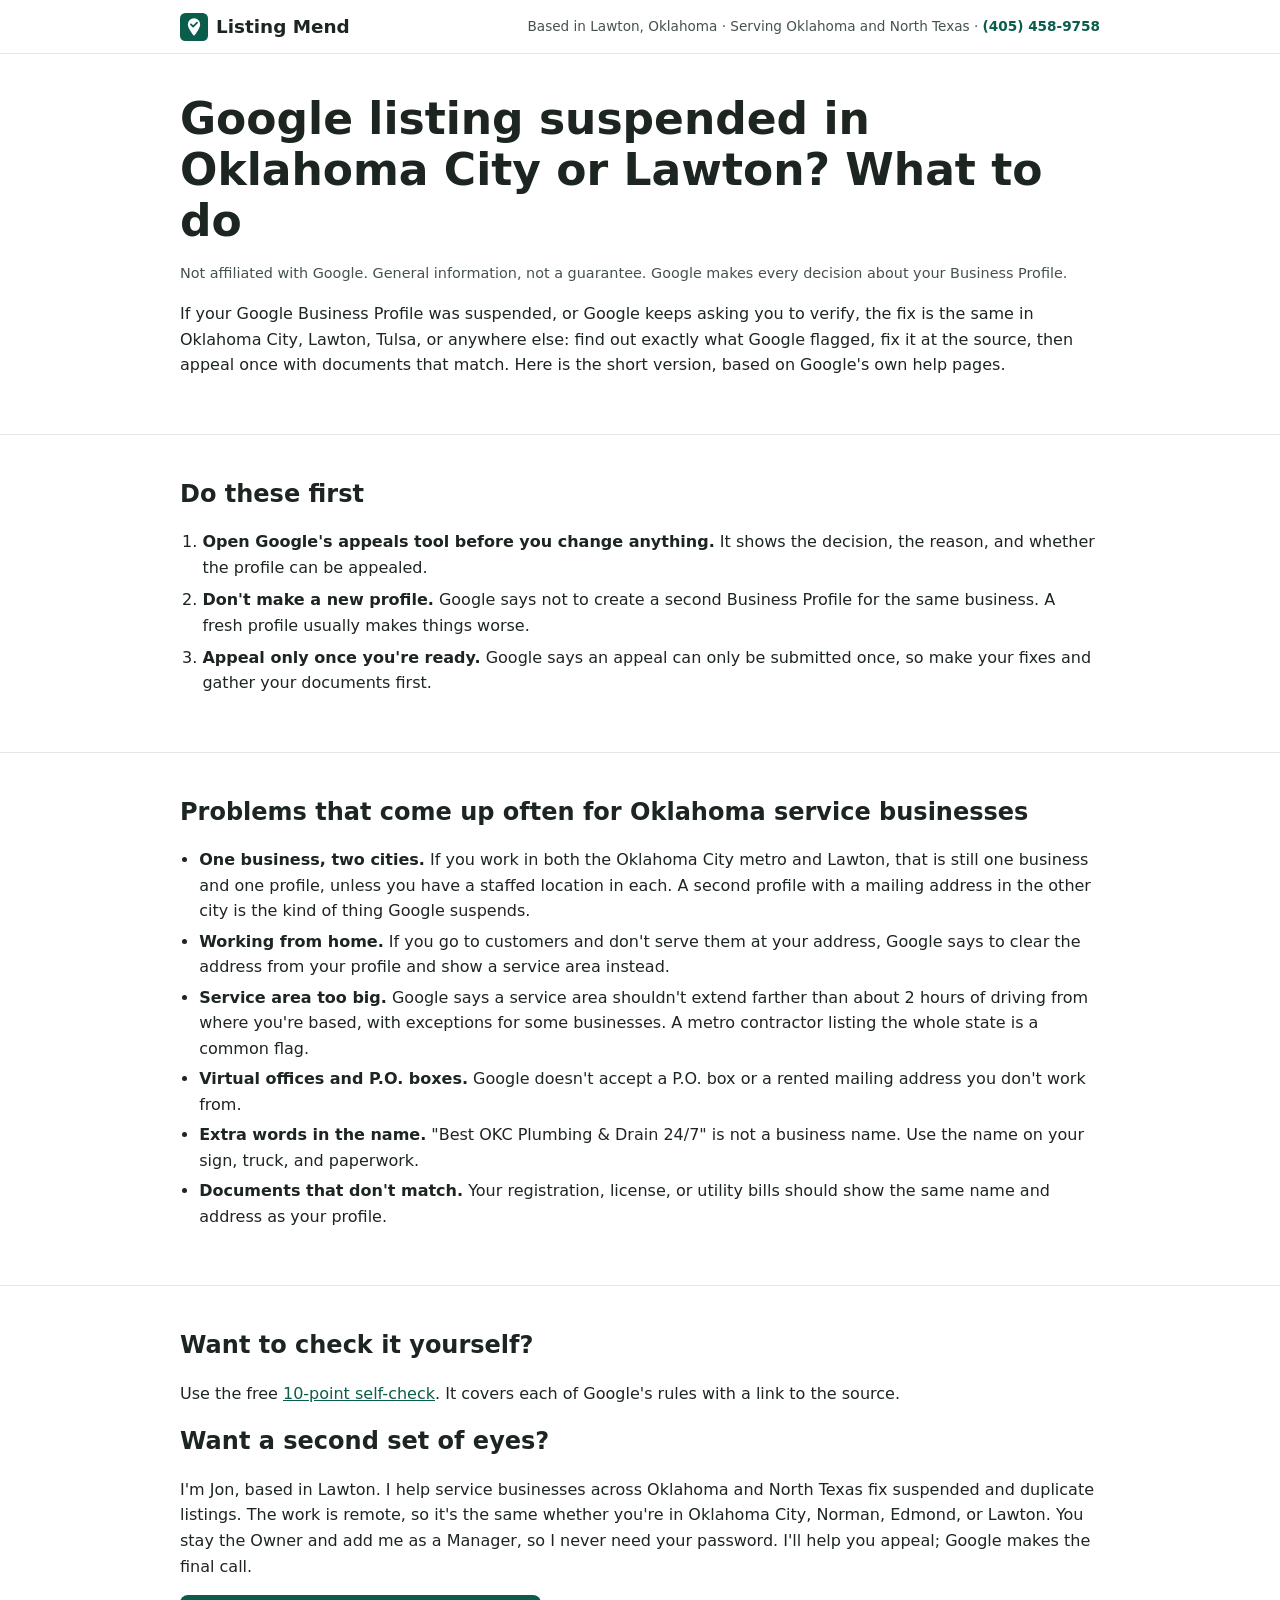
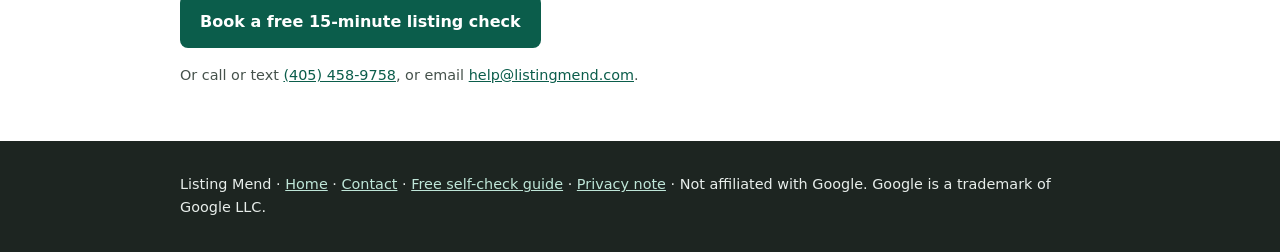
<file: suspended-google-listing-oklahoma.html>
<!doctype html>
<html lang="en">
<head>
<meta charset="utf-8">
<meta name="viewport" content="width=device-width,initial-scale=1">
<title>Google listing suspended in Oklahoma City or Lawton? What to do | Listing Mend</title>
<meta name="description" content="What to do when a Google Business Profile is suspended or stuck in verification in Oklahoma City, Lawton, or anywhere in Oklahoma, based on Google's own rules.">
<link rel="canonical" href="https://listingmend.com/suspended-google-listing-oklahoma.html">
<meta name="theme-color" content="#0b5d4b">
<link rel="icon" href="favicon.svg" type="image/svg+xml">
<link rel="apple-touch-icon" href="/apple-touch-icon.png">
<link rel="stylesheet" href="styles.css">
<script type="application/ld+json">
{
  "@context": "https://schema.org",
  "@type": "WebPage",
  "name": "Google listing suspended in Oklahoma City or Lawton? What to do",
  "url": "https://listingmend.com/suspended-google-listing-oklahoma.html",
  "about": "Suspended or unverified Google Business Profiles for Oklahoma service businesses",
  "publisher": { "@id": "https://listingmend.com/#business" }
}
</script>
<script defer src="https://static.cloudflareinsights.com/beacon.min.js" data-cf-beacon='{"token": "c779d301dea14f768e326c82688884bc"}'></script>
</head>
<body>
<a class="skip" href="#main">Skip to content</a>
<header class="site"><div class="wrap"><a class="brand" href="/"><img src="favicon.svg" alt="" width="28" height="28">Listing Mend</a><p class="tagline">Based in Lawton, Oklahoma · Serving Oklahoma and North Texas · <a href="tel:+14054589758">(405) 458-9758</a></p></div></header>
<main id="main">
<section aria-labelledby="okc-h"><div class="wrap">
<h1 id="okc-h">Google listing suspended in Oklahoma City or Lawton? What to do</h1>
<p class="small">Not affiliated with Google. General information, not a guarantee. Google makes every decision about your Business Profile.</p>
<p>If your Google Business Profile was suspended, or Google keeps asking you to verify, the fix is the same in Oklahoma City, Lawton, Tulsa, or anywhere else: find out exactly what Google flagged, fix it at the source, then appeal once with documents that match. Here is the short version, based on Google's own help pages.</p>
</div></section>

<section><div class="wrap">
<h2>Do these first</h2>
<ol class="steps">
<li><strong>Open Google's appeals tool before you change anything.</strong> It shows the decision, the reason, and whether the profile can be appealed.</li>
<li><strong>Don't make a new profile.</strong> Google says not to create a second Business Profile for the same business. A fresh profile usually makes things worse.</li>
<li><strong>Appeal only once you're ready.</strong> Google says an appeal can only be submitted once, so make your fixes and gather your documents first.</li>
</ol>
</div></section>

<section><div class="wrap">
<h2>Problems that come up often for Oklahoma service businesses</h2>
<ul class="checks">
<li><strong>One business, two cities.</strong> If you work in both the Oklahoma City metro and Lawton, that is still one business and one profile, unless you have a staffed location in each. A second profile with a mailing address in the other city is the kind of thing Google suspends.</li>
<li><strong>Working from home.</strong> If you go to customers and don't serve them at your address, Google says to clear the address from your profile and show a service area instead.</li>
<li><strong>Service area too big.</strong> Google says a service area shouldn't extend farther than about 2 hours of driving from where you're based, with exceptions for some businesses. A metro contractor listing the whole state is a common flag.</li>
<li><strong>Virtual offices and P.O. boxes.</strong> Google doesn't accept a P.O. box or a rented mailing address you don't work from.</li>
<li><strong>Extra words in the name.</strong> "Best OKC Plumbing &amp; Drain 24/7" is not a business name. Use the name on your sign, truck, and paperwork.</li>
<li><strong>Documents that don't match.</strong> Your registration, license, or utility bills should show the same name and address as your profile.</li>
</ul>
</div></section>

<section><div class="wrap">
<h2>Want to check it yourself?</h2>
<p>Use the free <a href="/self-check.html">10-point self-check</a>. It covers each of Google's rules with a link to the source.</p>
<h2>Want a second set of eyes?</h2>
<p>I'm Jon, based in Lawton. I help service businesses across Oklahoma and North Texas fix suspended and duplicate listings. The work is remote, so it's the same whether you're in Oklahoma City, Norman, Edmond, or Lawton. You stay the Owner and add me as a Manager, so I never need your password. I'll help you appeal; Google makes the final call.</p>
<p><a class="btn" href="/#contact">Book a free 15-minute listing check</a></p>
<p class="small">Or call or text <a href="tel:+14054589758">(405) 458-9758</a>, or email <a href="mailto:help@listingmend.com">help@listingmend.com</a>.</p>
</div></section>
</main>
<footer><div class="wrap">
<p>Listing Mend · <a href="/">Home</a> · <a href="/#contact">Contact</a> · <a href="/self-check.html">Free self-check guide</a> · <a href="/privacy.html">Privacy note</a> · Not affiliated with Google. Google is a trademark of Google LLC.</p>
</div></footer>
</body>
</html>
</file>
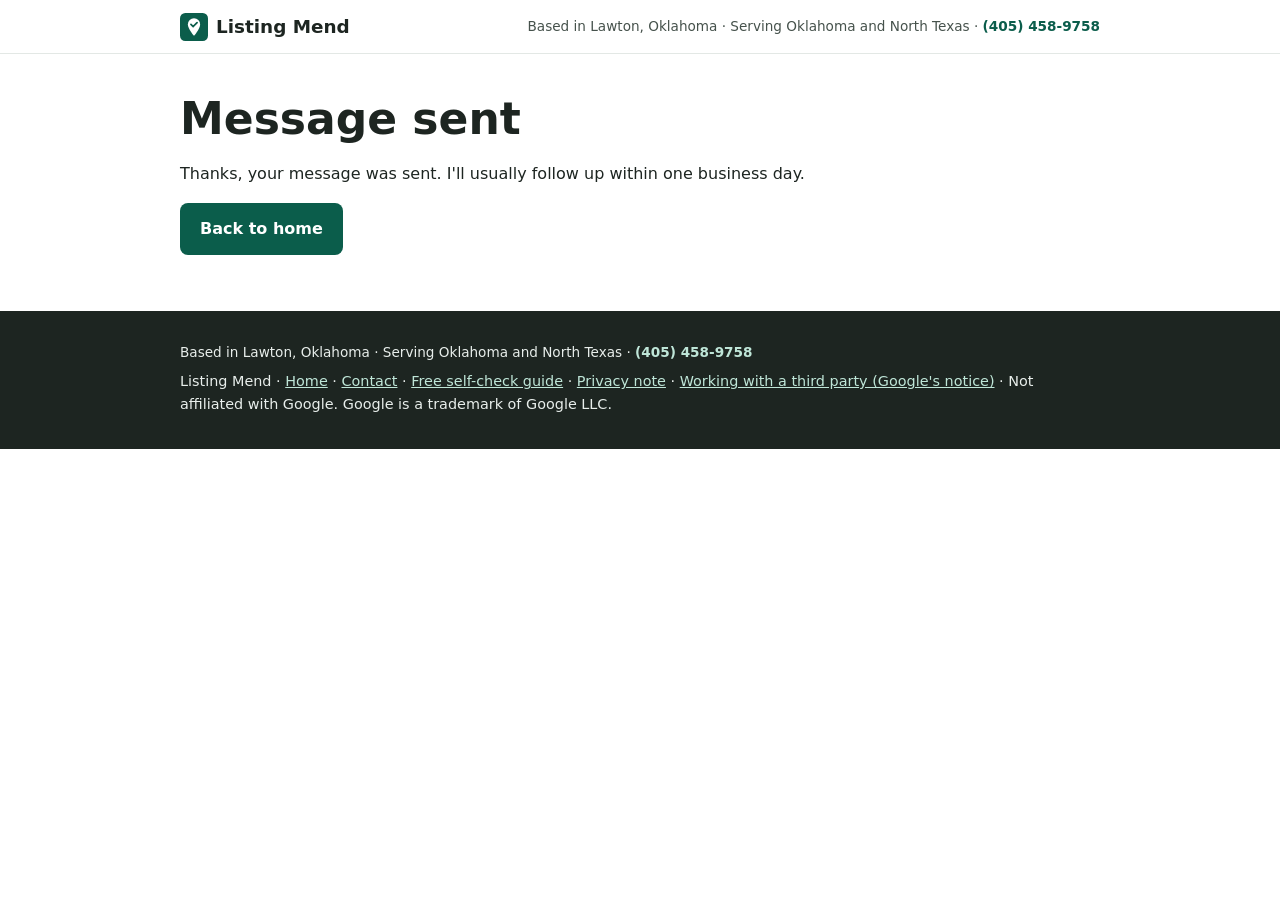
<file: thanks.html>
<!doctype html>
<html lang="en">
<head>
<meta charset="utf-8">
<meta name="viewport" content="width=device-width,initial-scale=1">
<title>Thanks | Listing Mend</title>
<meta name="robots" content="noindex">
<meta name="theme-color" content="#0b5d4b">
<link rel="icon" href="favicon.svg" type="image/svg+xml">
<link rel="apple-touch-icon" href="/apple-touch-icon.png">
<link rel="stylesheet" href="styles.css">
<script defer src="https://static.cloudflareinsights.com/beacon.min.js" data-cf-beacon='{"token": "c779d301dea14f768e326c82688884bc"}'></script>
</head>
<body>
<a class="skip" href="#main">Skip to content</a>
<header class="site"><div class="wrap"><a class="brand" href="/"><img src="favicon.svg" alt="" width="28" height="28">Listing Mend</a><p class="tagline">Based in Lawton, Oklahoma · Serving Oklahoma and North Texas · <a href="tel:+14054589758">(405) 458-9758</a></p></div></header>
<main id="main">
<section aria-labelledby="thanks-h"><div class="wrap">
<h1 id="thanks-h">Message sent</h1>
<p>Thanks, your message was sent. I'll usually follow up within one business day.</p>
<p><a class="btn" href="/">Back to home</a></p>
</div></section>
</main>
<footer><div class="wrap">
<p class="tagline">Based in Lawton, Oklahoma · Serving Oklahoma and North Texas · <a href="tel:+14054589758">(405) 458-9758</a></p>
<p>Listing Mend · <a href="/">Home</a> · <a href="/#contact">Contact</a> · <a href="/self-check.html">Free self-check guide</a> · <a href="/privacy.html">Privacy note</a> · <a href="https://support.google.com/business/answer/7163406" target="_blank" rel="noopener">Working with a third party (Google's notice)</a> · Not affiliated with Google. Google is a trademark of Google LLC.</p>
</div></footer>
</body>
</html>
</file>
<file: styles.css>
*{box-sizing:border-box}html{-webkit-text-size-adjust:100%}body{margin:0;font:1rem/1.6 system-ui,-apple-system,"Segoe UI",Roboto,sans-serif;color:#1d2521;background:#fff}
.wrap{max-width:60rem;margin:0 auto;padding:0 1.25rem}a{color:#0b5d4b}a:focus-visible,button:focus-visible,input:focus-visible,textarea:focus-visible,select:focus-visible{outline:3px solid #1d2521;outline-offset:2px;box-shadow:0 0 0 5px #f2a900}
.skip{position:absolute;left:-999px}.skip:focus{left:1rem;top:1rem;background:#fff;padding:.5rem;z-index:9}
header.site{border-bottom:1px solid #e3e8e5}header.site .wrap{display:flex;align-items:center;gap:.5rem;padding-top:.75rem;padding-bottom:.75rem}.brand{font-weight:700;font-size:1.15rem;text-decoration:none;color:#1d2521;display:flex;align-items:center;gap:.5rem}
.hero{background:#eef6f3;padding:3rem 0}h1{font-size:clamp(1.8rem,6vw,2.75rem);line-height:1.15;margin:0 0 1rem}h2{font-size:1.5rem;margin:0 0 1rem}h3{margin:0 0 .25rem;font-size:1.15rem}
.lead{font-size:1.15rem;max-width:40rem}.btn{display:inline-block;background:#0b5d4b;color:#fff;padding:.85rem 1.25rem;border-radius:.5rem;font-weight:600;text-decoration:none;border:0;font-size:1rem;cursor:pointer}.btn:hover{background:#08463a}
section{padding:2.5rem 0}section+section{border-top:1px solid #e3e8e5}ul.checks{padding-left:1.2rem}ul.checks li{margin:.3rem 0}
.cards{display:grid;gap:1rem}.card{border:1px solid #d5ddd9;border-radius:.75rem;padding:1.25rem}.price{font-size:1.5rem;font-weight:700;color:#0b5d4b;margin:.25rem 0 .5rem}
ol.steps{padding-left:1.4rem}ol.steps li{margin:.4rem 0}dt{font-weight:700;margin-top:1rem}dd{margin:0}
form{display:grid;gap:.9rem;max-width:32rem}label{font-weight:600;display:block;margin-bottom:.25rem}input,textarea,select{width:100%;padding:.7rem;border:1px solid #6b7a73;border-radius:.4rem;font:inherit}.hp{display:none}.small{font-size:.9rem;color:#46524c}
footer{background:#1d2521;color:#e8eeeb;padding:1.5rem 0;font-size:.9rem}footer a{color:#bfe6d8}
@media(min-width:48rem){.cards{grid-template-columns:repeat(3,1fr)}.hero{padding:4.5rem 0}}
.todo{border:2px dashed #8a5a00;background:#fff8e6;padding:1rem;border-radius:.5rem}footer p{margin:.5rem 0}

header.site .wrap{flex-wrap:wrap;justify-content:space-between;gap:.75rem 1.25rem}
.tagline{margin:0;font-size:.85rem;font-weight:400;color:#46524c;line-height:1.4}
header.site .tagline a{color:#0b5d4b;font-weight:600;text-decoration:none;white-space:nowrap}
header.site .tagline a:hover{text-decoration:underline}
footer .tagline{color:#e8eeeb;margin:.5rem 0}
footer .tagline a{color:#bfe6d8;font-weight:600;text-decoration:none;white-space:nowrap}
footer .tagline a:hover{text-decoration:underline}
.pilot-offer{border:1px solid #d5ddd9;border-radius:.75rem;padding:1.25rem 1.25rem 1.35rem;margin:0 0 1.5rem;background:#eef6f3}
.pilot-offer h3{margin:0 0 .75rem;font-size:1.15rem}
.pilot-offer ul{margin:.35rem 0 1rem;padding-left:1.2rem}
.pilot-offer li{margin:.25rem 0}
.card .badge{display:inline-block;background:#0b5d4b;color:#fff;font-size:.75rem;font-weight:700;letter-spacing:.02em;padding:.2rem .55rem;border-radius:.35rem;margin:0 0 .55rem}
</file>
